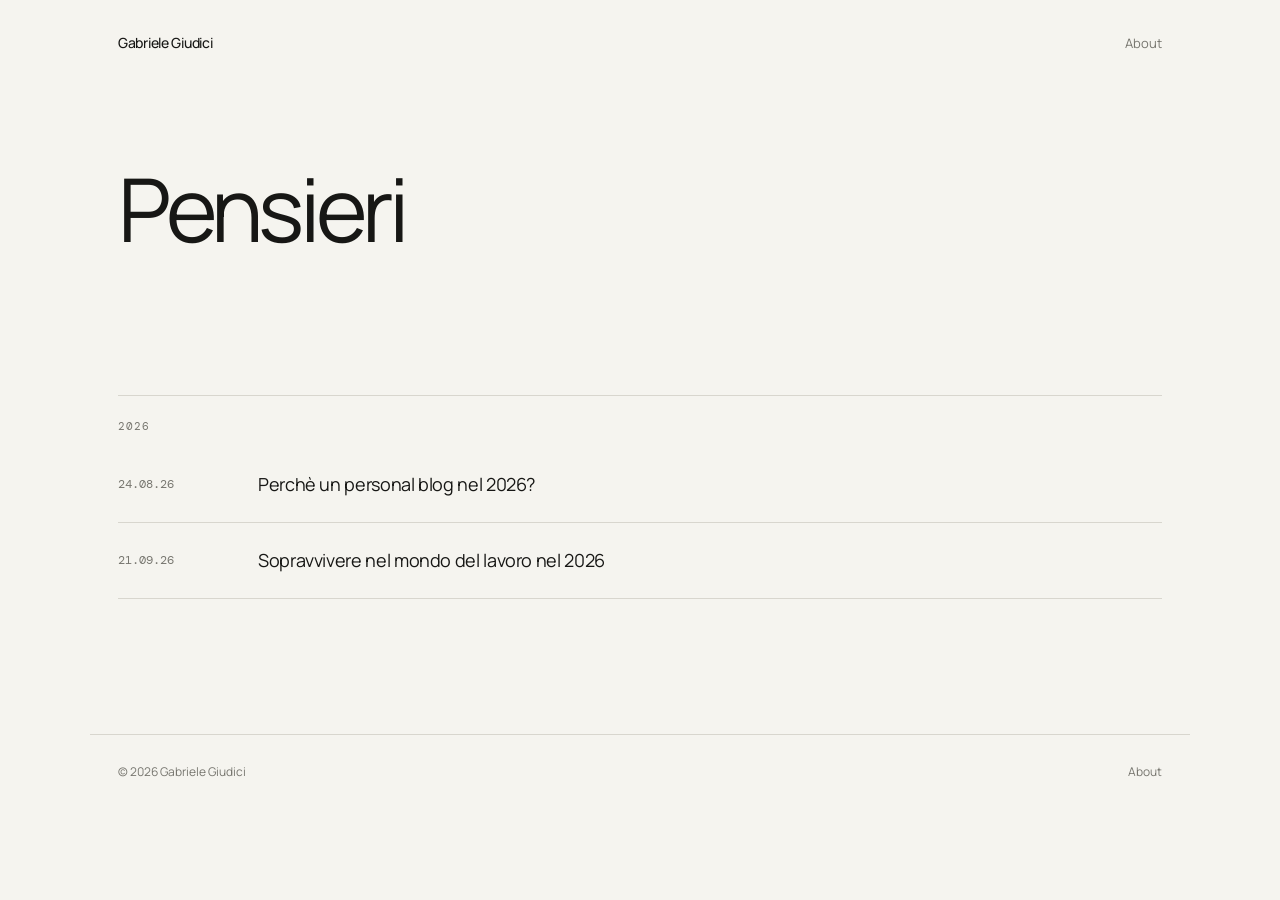
<file: index.html>
<!DOCTYPE html>
<html lang="en">
<head>
    <meta charset="UTF-8">
    <meta name="viewport" content="width=device-width, initial-scale=1.0">

    <title>Gabriele Giudici — Journal</title>

    <meta
        name="description"
        content="Personal journal of Gabriele Giudici."
    >

    <link rel="stylesheet" href="style.css">
</head>

<body>

<header class="header">
    <a href="index.html" class="logo">
        Gabriele Giudici
    </a>

    <nav>
        <a href="about.html">About</a>
    </nav>
</header>


<main>

    <section class="intro">

        <h1>
            Pensieri
        </h1>
    </section>


    <section class="archive">

        <div class="year">2026</div>

        <a
            class="post"
            href="posts/why_personal_blog.html"
        >
            <span class="date">24.08.26</span>

            <span class="title">
                Perchè un personal blog nel 2026?
            </span>

            <span class="arrow">↗</span>
        </a>


        <a class="post" href="posts/job_features.html">
            <span class="date">21.09.26</span>
            <span class="title">Sopravvivere nel mondo del lavoro nel 2026</span>
            <span class="arrow">↗</span>
        </a>
        <!--
        Add future posts like this:

        <a class="post" href="posts/my-new-post.html">
            <span class="date">12.09.26</span>
            <span class="title">My New Post</span>
            <span class="arrow">↗</span>
        </a>
        -->

    </section>

</main>


<footer>

    <span>
        © 2026 Gabriele Giudici
    </span>

    <a href="about.html">
        About
    </a>

</footer>

</body>
</html>
</file>
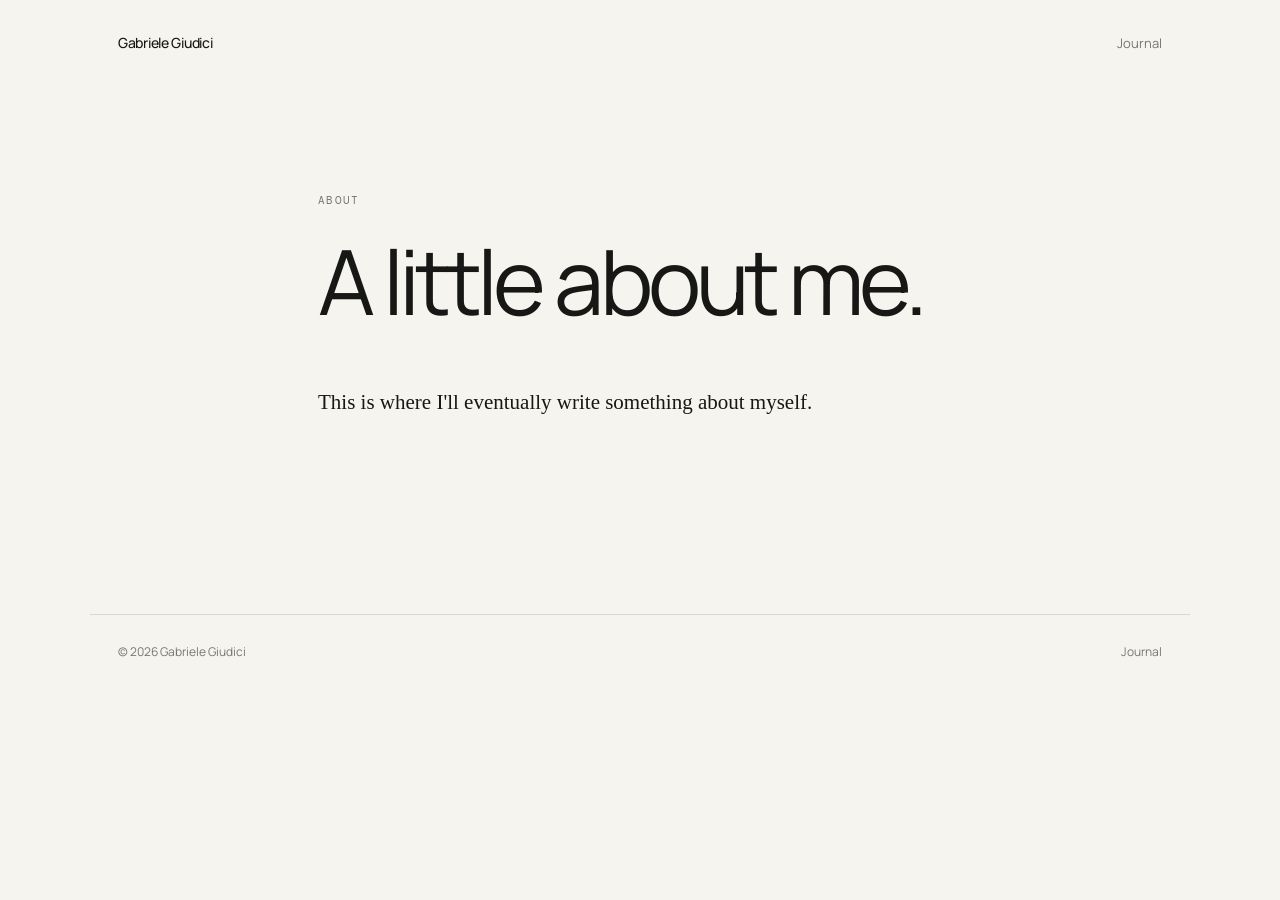
<file: about.html>
<!DOCTYPE html>
<html lang="en">

<head>

    <meta charset="UTF-8">

    <meta
        name="viewport"
        content="width=device-width, initial-scale=1.0"
    >

    <title>
        About — Gabriele Giudici
    </title>

    <link
        rel="stylesheet"
        href="style.css"
    >

</head>


<body>


<header class="header">

    <a
        href="index.html"
        class="logo"
    >
        Gabriele Giudici
    </a>

    <nav>

        <a href="index.html">
            Journal
        </a>

    </nav>

</header>



<main class="about-page">

    <div class="label">
        About
    </div>


    <h1>
        A little about me.
    </h1>


    <p>
        This is where I'll eventually write
        something about myself.
    </p>

</main>



<footer>

    <span>
        © 2026 Gabriele Giudici
    </span>

    <a href="index.html">
        Journal
    </a>

</footer>


</body>

</html>
</file>
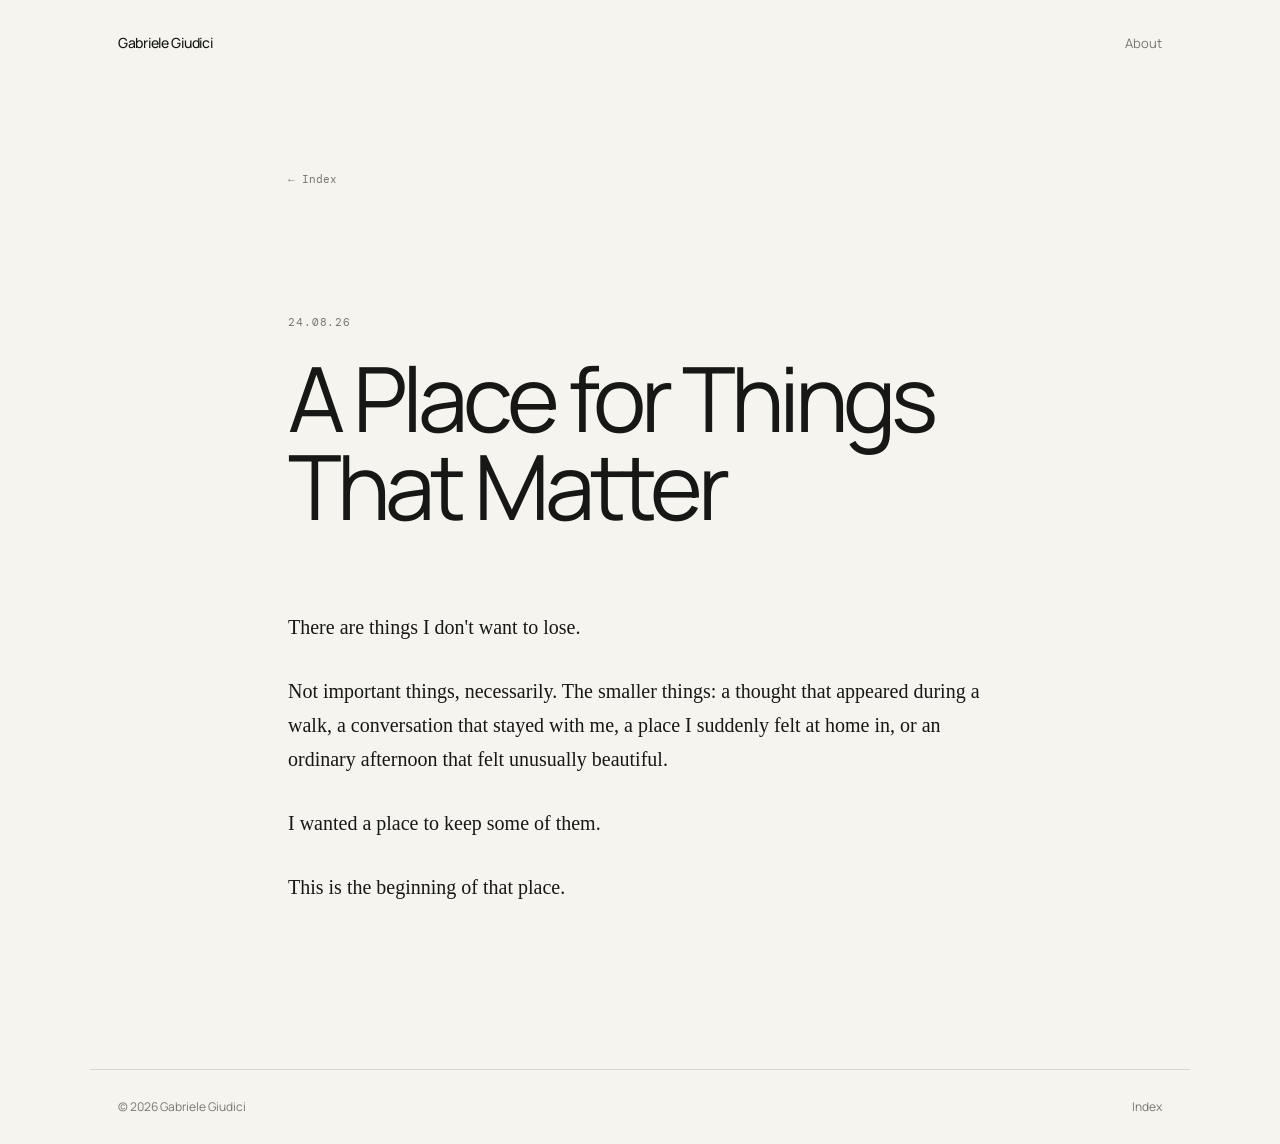
<file: posts/a-place-for-things-that-matter.html>
<!DOCTYPE html>
<html lang="en">

<head>

    <meta charset="UTF-8">

    <meta
        name="viewport"
        content="width=device-width, initial-scale=1.0"
    >

    <title>
        A Place for Things That Matter — Gabriele
    </title>

    <link
        rel="stylesheet"
        href="../style.css"
    >

</head>


<body>


<header class="header">

    <a
        href="../index.html"
        class="logo"
    >
        Gabriele Giudici
    </a>

    <nav>

        <a href="../about.html">
            About
        </a>

    </nav>

</header>



<main class="post-page">

    <a
        href="../index.html"
        class="back"
    >
        ← Index
    </a>


    <div class="post-date">
        24.08.26
    </div>


    <h1 class="post-title">
        A Place for Things That Matter
    </h1>


    <article class="article">

        <p>
            There are things I don't want to lose.
        </p>

        <p>
            Not important things, necessarily.
            The smaller things: a thought that appeared
            during a walk, a conversation that stayed
            with me, a place I suddenly felt at home in,
            or an ordinary afternoon that felt unusually
            beautiful.
        </p>

        <p>
            I wanted a place to keep some of them.
        </p>

        <p>
            This is the beginning of that place.
        </p>

    </article>

</main>



<footer>

    <span>
        © 2026 Gabriele Giudici
    </span>

    <a href="../index.html">
        Index
    </a>

</footer>


</body>

</html>
</file>
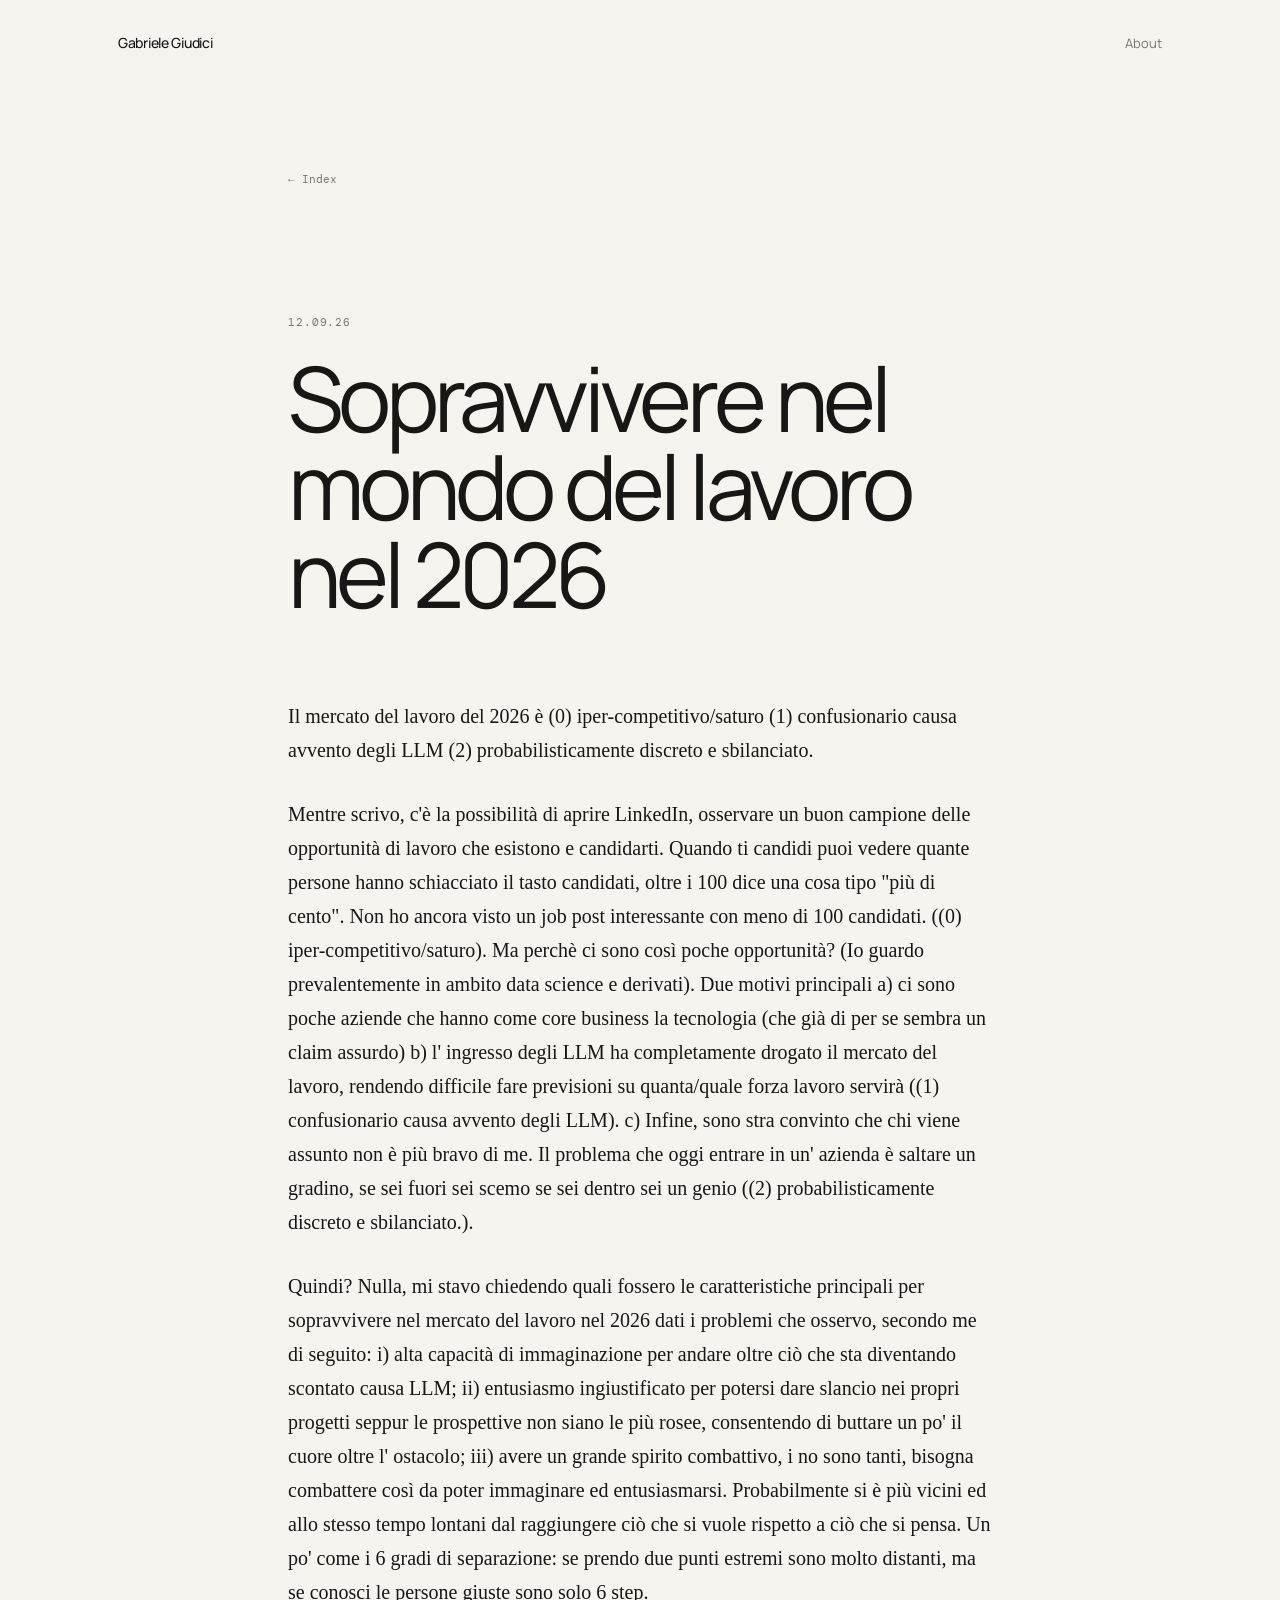
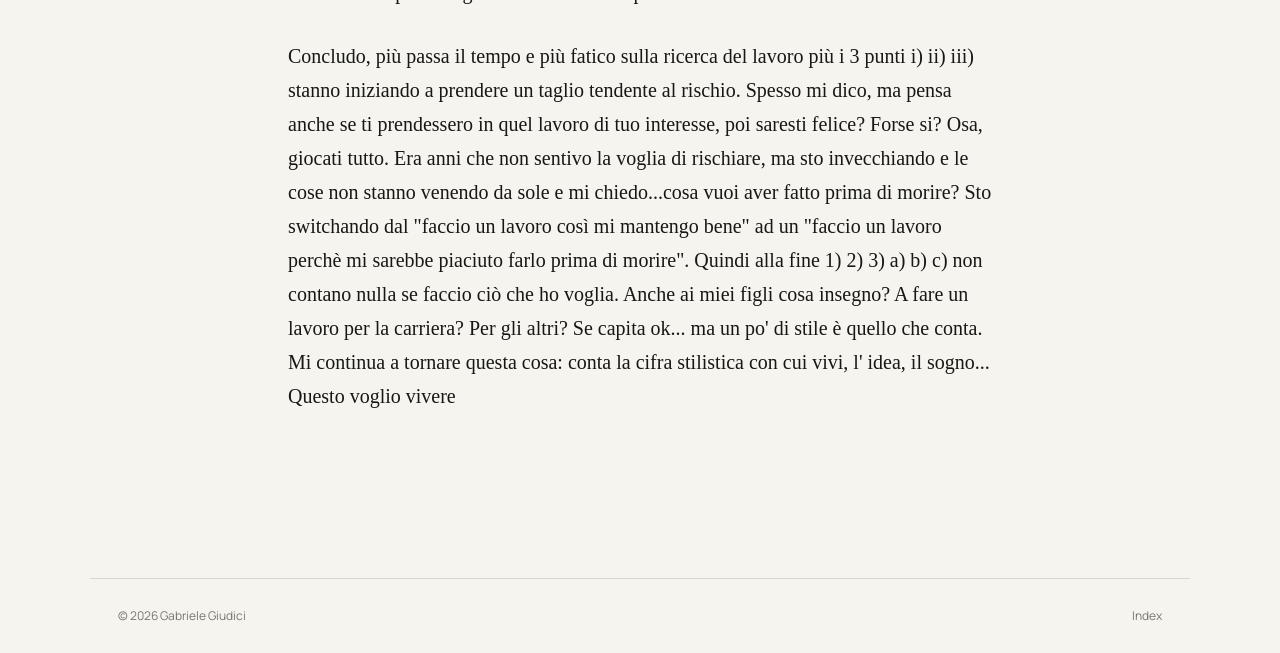
<file: posts/job_features.html>
<!DOCTYPE html>
<html lang="en">

<head>

    <meta charset="UTF-8">

    <meta
        name="viewport"
        content="width=device-width, initial-scale=1.0"
    >

    <title>
        Sopravvivere nel mondo del lavoro nel 2026 — Gabriele
    </title>

    <link
        rel="stylesheet"
        href="../style.css"
    >

</head>


<body>


<header class="header">

    <a
        href="../index.html"
        class="logo"
    >
        Gabriele Giudici
    </a>

    <nav>

        <a href="../about.html">
            About
        </a>

    </nav>

</header>



<main class="post-page">

    <a
        href="../index.html"
        class="back"
    >
        ← Index
    </a>


    <div class="post-date">
        12.09.26
    </div>


    <h1 class="post-title">
        Sopravvivere nel mondo del lavoro nel 2026
    </h1>


    <article class="article">
          <p>
            Il mercato del lavoro del 2026 è (0) iper-competitivo/saturo (1) confusionario causa avvento degli LLM (2) probabilisticamente discreto e sbilanciato.
          </p>
          <p>
            Mentre scrivo, c'è la possibilità di aprire LinkedIn, osservare un buon campione delle opportunità di lavoro che esistono e candidarti. 
            Quando ti candidi puoi vedere quante persone hanno schiacciato il tasto candidati, oltre i 100 dice una cosa tipo "più di cento". Non ho ancora visto un job post interessante con meno di 100 candidati.
            ((0) iper-competitivo/saturo).
            Ma perchè ci sono così poche opportunità? (Io guardo prevalentemente in ambito data science e derivati). 
            Due motivi principali a) ci sono poche aziende che hanno come core business la tecnologia (che già di per se sembra un claim assurdo)
            b) l' ingresso degli LLM ha completamente drogato il mercato del lavoro, rendendo difficile fare previsioni su quanta/quale forza lavoro servirà ((1) confusionario causa avvento degli LLM).
            c) Infine, sono stra convinto che chi viene assunto non è più bravo di me. Il problema che oggi entrare in un' azienda è saltare un gradino, se sei fuori sei scemo se sei dentro sei un genio ((2) probabilisticamente discreto e sbilanciato.).          
          </p>

          <p>
            Quindi? Nulla, mi stavo chiedendo quali fossero le caratteristiche principali per sopravvivere nel mercato del lavoro nel 2026 dati i problemi che osservo, secondo me di seguito: 
            i) alta capacità di immaginazione per andare oltre ciò che sta diventando scontato causa LLM;
            ii) entusiasmo ingiustificato per potersi dare slancio nei propri progetti seppur le prospettive non siano le più rosee, consentendo di buttare un po' il cuore oltre l' ostacolo;
            iii) avere un grande spirito combattivo, i no sono tanti, bisogna combattere così da poter immaginare ed entusiasmarsi. 
            Probabilmente si è più vicini ed allo stesso tempo lontani dal raggiungere ciò che si vuole rispetto a ciò che si pensa. Un po' come i 6 gradi di separazione: se prendo due punti estremi sono molto distanti, ma se conosci le persone giuste
            sono solo 6 step.
          </p>

          <p>
            Concludo, più passa il tempo e più fatico sulla ricerca del lavoro più i 3 punti i) ii) iii) stanno iniziando a prendere un taglio tendente al rischio. 
            Spesso mi dico, ma pensa anche se ti prendessero in quel lavoro di tuo interesse, poi saresti felice? Forse si? Osa, giocati tutto.
            Era anni che non sentivo la voglia di rischiare, ma sto invecchiando e le cose non stanno venendo da sole e mi chiedo...cosa vuoi aver fatto prima di morire?
            Sto switchando dal "faccio un lavoro così mi mantengo bene" ad un "faccio un lavoro perchè mi sarebbe piaciuto farlo prima di morire".
            Quindi alla fine 1) 2) 3) a) b) c) non contano nulla se faccio ciò che ho voglia.
            Anche ai miei figli cosa insegno? A fare un lavoro per la carriera? Per gli altri? Se capita ok... ma un po' di stile è quello che conta.
            Mi continua a tornare questa cosa: conta la cifra stilistica con cui vivi, l' idea, il sogno... Questo voglio vivere
          </p>



    </article>

</main>



<footer>

    <span>
        © 2026 Gabriele Giudici
    </span>

    <a href="../index.html">
        Index
    </a>

</footer>


</body>

</html>
</file>
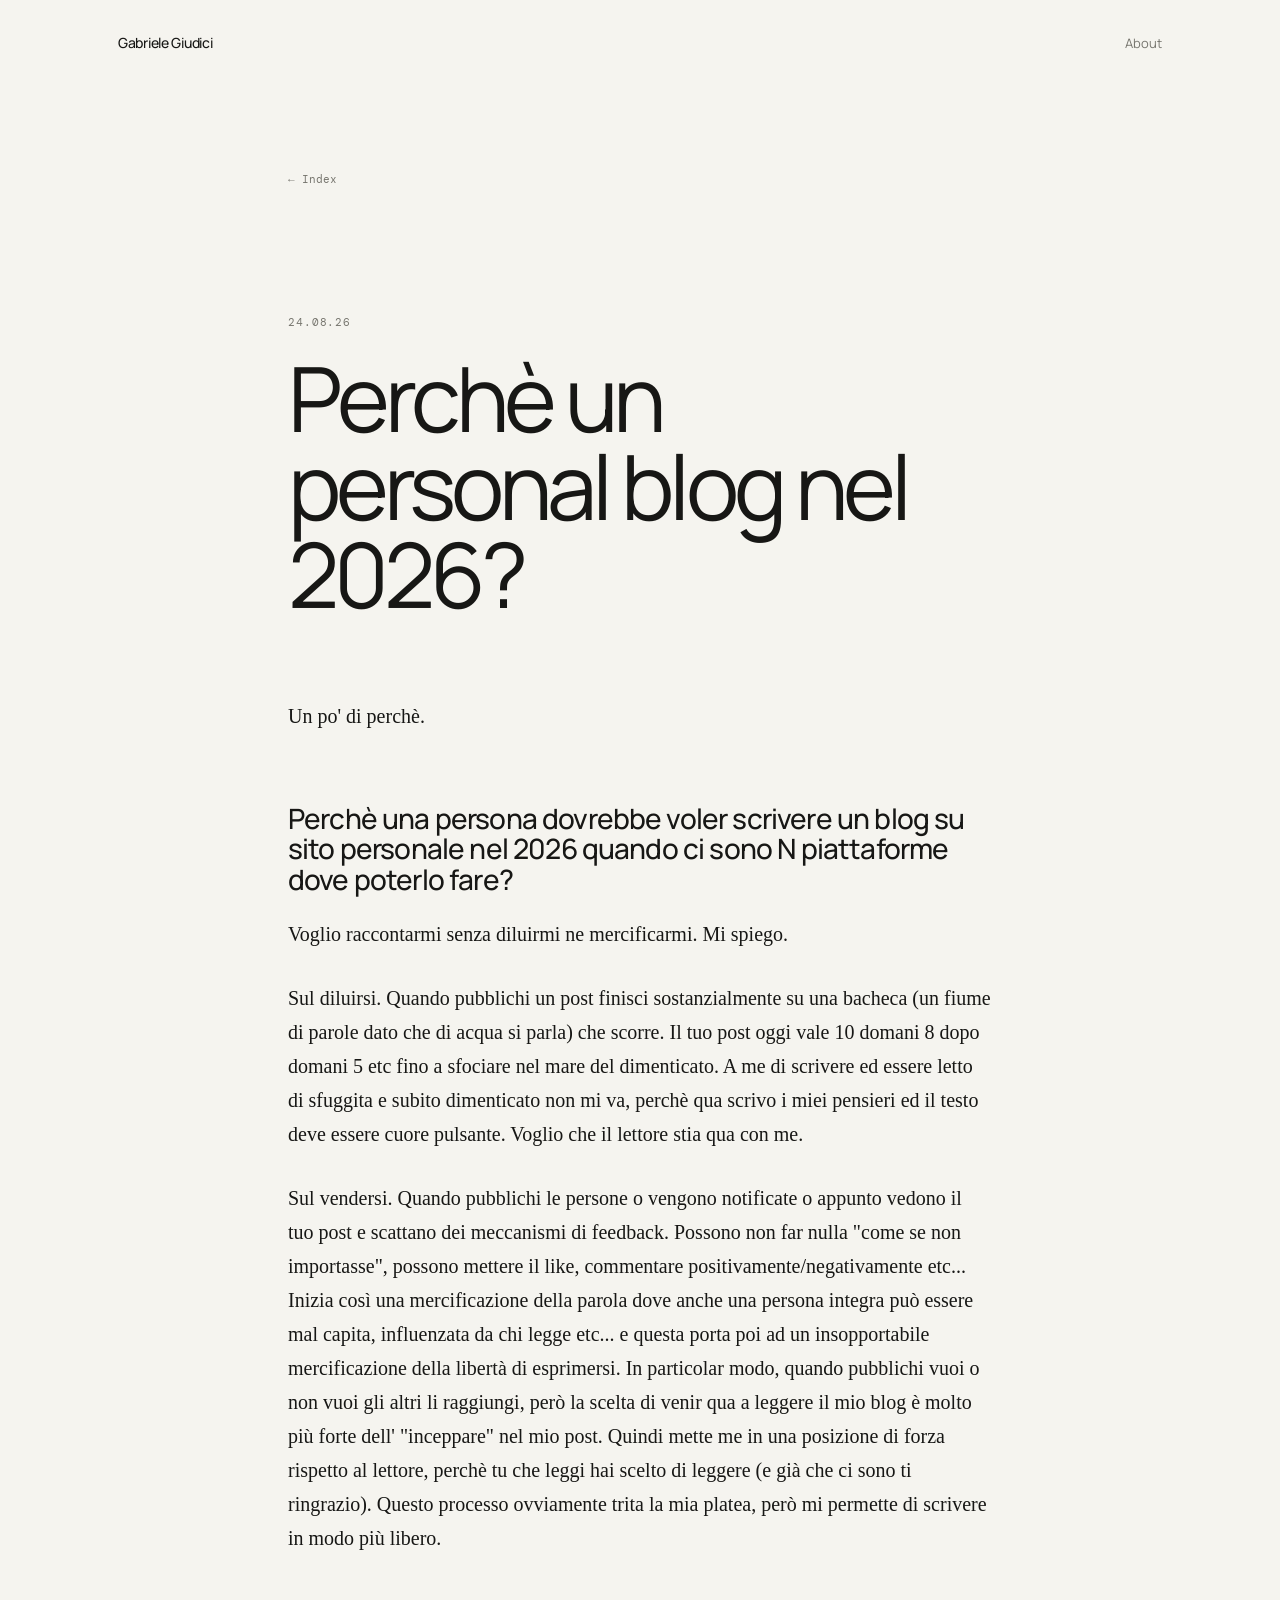
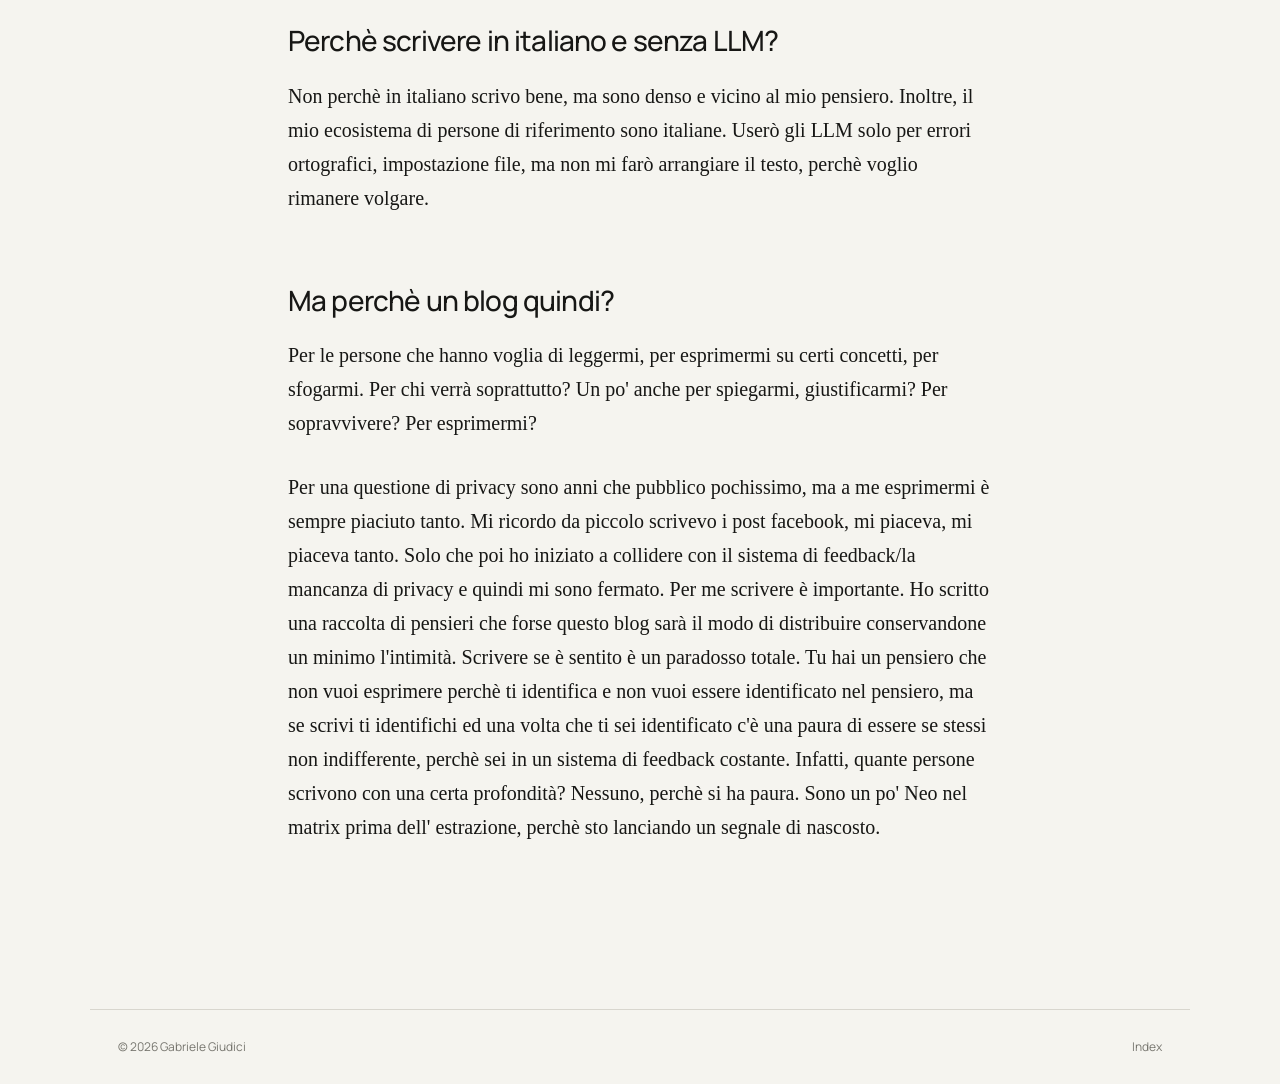
<file: posts/why_personal_blog.html>
<!DOCTYPE html>
<html lang="en">

<head>

    <meta charset="UTF-8">

    <meta
        name="viewport"
        content="width=device-width, initial-scale=1.0"
    >

    <title>
        Perchè un personal blog nel 2026? — Gabriele
    </title>

    <link
        rel="stylesheet"
        href="../style.css"
    >

</head>


<body>


<header class="header">

    <a
        href="../index.html"
        class="logo"
    >
        Gabriele Giudici
    </a>

    <nav>

        <a href="../about.html">
            About
        </a>

    </nav>

</header>



<main class="post-page">

    <a
        href="../index.html"
        class="back"
    >
        ← Index
    </a>


    <div class="post-date">
        24.08.26
    </div>


    <h1 class="post-title">
        Perchè un personal blog nel 2026?
    </h1>


    <article class="article">
          <p>
            Un po' di perchè.
          </p>
          <h2>
              Perchè una persona dovrebbe voler scrivere un blog su sito personale nel 2026 quando ci sono N piattaforme dove poterlo fare?
            </h2>
               <p>
              Voglio raccontarmi senza diluirmi ne mercificarmi. Mi spiego. 
                 
              </p>
              <p>
              Sul diluirsi. Quando pubblichi un post finisci sostanzialmente su una bacheca (un fiume di parole dato che di acqua si parla) che scorre.
              Il tuo post oggi vale 10 domani 8 dopo domani 5 etc fino a sfociare nel mare del dimenticato.
              A me di scrivere ed essere letto di sfuggita e subito dimenticato non mi va, perchè qua scrivo i miei pensieri ed il testo deve essere cuore pulsante.
              Voglio che il lettore stia qua con me.
              </p>
              <p>
              Sul vendersi. Quando pubblichi le persone o vengono notificate o appunto vedono il tuo post e scattano dei meccanismi di feedback. 
              Possono non far nulla "come se non importasse", possono mettere il like, commentare positivamente/negativamente etc...
              Inizia così una mercificazione della parola dove anche una persona integra può essere mal capita, influenzata da chi legge etc... 
              e questa porta poi ad un insopportabile mercificazione della libertà di esprimersi.
              In particolar modo, quando pubblichi vuoi o non vuoi gli altri li raggiungi, però la scelta di venir qua a leggere il mio blog è molto più forte dell' "inceppare" nel mio post.
              Quindi mette me in una posizione di forza rispetto al lettore, perchè tu che leggi hai scelto di leggere (e già che ci sono ti ringrazio).
              Questo processo ovviamente trita la mia platea, però mi permette di scrivere in modo più libero.
              </p>
            <h2>Perchè scrivere in italiano e senza LLM?
            </h2>
                <p>
                Non perchè in italiano scrivo bene, ma sono denso e vicino al mio pensiero.
                Inoltre, il mio ecosistema di persone di riferimento sono italiane. 
                Userò gli LLM solo per errori ortografici, impostazione file, ma non mi farò arrangiare il testo, perchè voglio rimanere volgare.             
              </p>
              <h2>
                Ma perchè un blog quindi?
                </h2>
                <p>
                Per le persone che hanno voglia di leggermi, per esprimermi su certi concetti, per sfogarmi. 
                Per chi verrà soprattutto? Un po' anche per spiegarmi, giustificarmi? Per sopravvivere? Per esprimermi?
                </p>
                 <p>
                Per una questione di privacy sono anni che pubblico pochissimo, ma a me esprimermi  è sempre piaciuto tanto.
                Mi ricordo da piccolo scrivevo i post facebook, mi piaceva, mi piaceva tanto.
                Solo che poi ho iniziato a collidere con il sistema di feedback/la mancanza di privacy e quindi mi sono fermato.
                Per me scrivere è importante. Ho scritto una raccolta di pensieri che forse questo blog sarà il modo di distribuire conservandone un minimo l'intimità.
                Scrivere se è sentito è un paradosso totale. Tu hai un pensiero che non vuoi esprimere perchè ti identifica e non vuoi essere identificato nel pensiero,
                ma se scrivi ti identifichi ed una volta che ti sei identificato c'è una paura di essere se stessi non indifferente, perchè sei in un sistema di feedback costante.
                Infatti, quante persone scrivono con una certa profondità? Nessuno, perchè si ha paura.
                Sono un po' Neo nel matrix prima dell' estrazione, perchè sto lanciando un segnale di nascosto.        
                </p>



    </article>

</main>



<footer>

    <span>
        © 2026 Gabriele Giudici
    </span>

    <a href="../index.html">
        Index
    </a>

</footer>


</body>

</html>
</file>
<file: style.css>
@import url('https://fonts.googleapis.com/css2?family=DM+Mono&family=Manrope:wght@400;500&display=swap');


/* =========================================================
   VARIABLES
========================================================= */

:root {
    --background: #f5f4ef;
    --text: #171715;
    --muted: #77766f;
    --line: #d8d6ce;

    --max-width: 1100px;
}


/* =========================================================
   RESET
========================================================= */

* {
    box-sizing: border-box;
}

html {
    scroll-behavior: smooth;
}

body {
    margin: 0;
    padding: 0;

    background: var(--background);
    color: var(--text);

    font-family: "Manrope", Arial, sans-serif;

    font-size: 16px;
    line-height: 1.5;

    -webkit-font-smoothing: antialiased;
    text-rendering: optimizeLegibility;
}

a {
    color: inherit;
    text-decoration: none;
}

img {
    max-width: 100%;
    display: block;
}


/* =========================================================
   HEADER
========================================================= */

.header {
    width: 100%;
    max-width: var(--max-width);

    margin: 0 auto;

    padding: 30px 28px;

    display: flex;
    align-items: center;
    justify-content: space-between;
}

.logo {
    font-size: 14px;
    font-weight: 500;

    letter-spacing: -0.02em;

    transition: opacity 0.25s ease;
}

.logo:hover {
    opacity: 0.55;
}

.header nav a {
    color: var(--muted);

    font-size: 13px;

    transition:
        color 0.25s ease;
}

.header nav a:hover {
    color: var(--text);
}


/* =========================================================
   MAIN
========================================================= */

main {
    width: 100%;
    max-width: var(--max-width);

    margin: 0 auto;

    padding:
        9vh
        28px
        15vh;
}


/* =========================================================
   HOMEPAGE INTRO
========================================================= */

.intro {
    max-width: 900px;

    padding-bottom: 16vh;
}

.label {
    margin: 0 0 28px;

    color: var(--muted);

    font-family: "DM Mono", monospace;

    font-size: 11px;

    font-weight: 400;

    text-transform: uppercase;

    letter-spacing: 0.12em;
}

.intro h1 {
    margin: 0;

    max-width: 900px;

    font-size: clamp(
        44px,
        7vw,
        88px
    );

    line-height: 0.98;

    font-weight: 400;

    letter-spacing: -0.055em;
}


/* =========================================================
   ARCHIVE
========================================================= */

.archive {
    width: 100%;

    border-top:
        1px solid var(--line);
}

.year {
    padding:
        22px 0 12px;

    color: var(--muted);

    font-family:
        "DM Mono",
        monospace;

    font-size: 11px;

    letter-spacing: 0.08em;
}


/* =========================================================
   POST ROW
========================================================= */

.post {
    position: relative;

    width: 100%;
    min-height: 76px;

    border-bottom:
        1px solid var(--line);

    display: grid;

    grid-template-columns:
        120px
        minmax(0, 1fr)
        30px;

    align-items: center;

    column-gap: 20px;

    transition:
        padding 0.25s ease,
        color 0.25s ease;
}

.date {
    color: var(--muted);

    font-family:
        "DM Mono",
        monospace;

    font-size: 12px;

    white-space: nowrap;
}

.title {
    font-size: 18px;

    font-weight: 400;

    letter-spacing: -0.02em;

    transition:
        opacity 0.25s ease;
}

.arrow {
    color: var(--muted);

    font-size: 16px;

    text-align: right;

    opacity: 0;

    transform:
        translate(-6px, 6px);

    transition:
        opacity 0.25s ease,
        transform 0.25s ease;
}


/* =========================================================
   POST HOVER
========================================================= */

.post:hover {
    padding-left: 10px;
}

.post:hover .title {
    opacity: 0.65;
}

.post:hover .arrow {
    opacity: 1;

    transform:
        translate(0, 0);
}


/* =========================================================
   FOOTER
========================================================= */

footer {
    width: 100%;
    max-width: var(--max-width);

    margin: 0 auto;

    padding:
        28px;

    border-top:
        1px solid var(--line);

    display: flex;

    align-items: center;
    justify-content: space-between;

    color: var(--muted);

    font-size: 12px;
}

footer a {
    transition:
        color 0.25s ease;
}

footer a:hover {
    color: var(--text);
}


/* =========================================================
   POST PAGE
========================================================= */

.post-page {
    width: 100%;
    max-width: 760px;

    margin: 0 auto;

    padding:
        9vh
        28px
        15vh;
}

.back {
    display: inline-block;

    margin-bottom: 14vh;

    color: var(--muted);

    font-family:
        "DM Mono",
        monospace;

    font-size: 11px;

    transition:
        color 0.25s ease;
}

.back:hover {
    color: var(--text);
}

.post-date {
    color: var(--muted);

    font-family:
        "DM Mono",
        monospace;

    font-size: 11px;

    letter-spacing: 0.08em;
}

.post-title {
    margin:
        24px 0 80px;

    font-size:
        clamp(
            48px,
            8vw,
            90px
        );

    line-height:
        0.98;

    font-weight:
        400;

    letter-spacing:
        -0.055em;
}


/* =========================================================
   ARTICLE
========================================================= */

.article {
    width: 100%;

    font-family:
        Georgia,
        "Times New Roman",
        serif;

    font-size: 20px;

    line-height: 1.7;
}

.article p {
    margin:
        0 0 1.5em;
}

.article h2 {
    margin:
        2.5em 0 0.8em;

    font-family:
        "Manrope",
        Arial,
        sans-serif;

    font-size: 28px;

    line-height: 1.1;

    font-weight: 500;

    letter-spacing: -0.03em;
}

.article h3 {
    margin:
        2em 0 0.7em;

    font-family:
        "Manrope",
        Arial,
        sans-serif;

    font-size: 22px;

    line-height: 1.2;

    font-weight: 500;
}

.article a {
    text-decoration:
        underline;

    text-decoration-thickness:
        1px;

    text-underline-offset:
        3px;
}

.article blockquote {
    margin:
        2em 0;

    padding-left:
        24px;

    border-left:
        1px solid var(--line);

    color: var(--muted);

    font-style: italic;
}

.article img {
    width: 100%;

    margin:
        3em 0;

    height: auto;
}

.article figure {
    margin:
        3em 0;
}

.article figcaption {
    margin-top:
        10px;

    color: var(--muted);

    font-family:
        "DM Mono",
        monospace;

    font-size: 10px;

    line-height: 1.5;
}


/* =========================================================
   ABOUT PAGE
========================================================= */

.about-page {
    width: 100%;
    max-width: 700px;

    margin: 0 auto;

    padding:
        12vh
        28px
        18vh;
}

.about-page h1 {
    margin:
        0 0 60px;

    font-size:
        clamp(
            48px,
            8vw,
            90px
        );

    line-height:
        0.98;

    font-weight:
        400;

    letter-spacing:
        -0.055em;
}

.about-page p {
    margin:
        0 0 1.5em;

    font-family:
        Georgia,
        "Times New Roman",
        serif;

    font-size:
        21px;

    line-height:
        1.7;
}


/* =========================================================
   SELECTION
========================================================= */

::selection {
    background: var(--text);
    color: var(--background);
}


/* =========================================================
   MOBILE
========================================================= */

@media (max-width: 650px) {

    /* Header */

    .header {
        padding:
            22px 20px;
    }


    /* Main */

    main {
        padding:
            7vh 20px 12vh;
    }


    /* Homepage */

    .intro {
        padding-bottom:
            12vh;
    }

    .label {
        margin-bottom:
            22px;
    }

    .intro h1 {
        font-size:
            clamp(
                42px,
                12vw,
                64px
            );

        line-height:
            1;
    }


    /* Archive */

    .post {
        min-height:
            70px;

        grid-template-columns:
            78px
            minmax(0, 1fr);

        column-gap:
            12px;
    }

    .date {
        font-size:
            10px;
    }

    .title {
        font-size:
            16px;
    }

    .arrow {
        display:
            none;
    }

    .post:hover {
        padding-left:
            5px;
    }


    /* Footer */

    footer {
        padding:
            22px 20px;
    }


    /* Post */

    .post-page {
        padding:
            7vh 20px 12vh;
    }

    .back {
        margin-bottom:
            10vh;
    }

    .post-title {
        margin:
            20px 0 55px;

        font-size:
            clamp(
                46px,
                12vw,
                68px
            );
    }

    .article {
        font-size:
            18px;

        line-height:
            1.7;
    }


    /* About */

    .about-page {
        padding:
            9vh 20px 14vh;
    }

    .about-page h1 {
        margin-bottom:
            45px;

        font-size:
            clamp(
                46px,
                12vw,
                68px
            );
    }

    .about-page p {
        font-size:
            19px;
    }
}


/* =========================================================
   REDUCED MOTION
========================================================= */

@media (prefers-reduced-motion: reduce) {

    html {
        scroll-behavior:
            auto;
    }

    *,
    *::before,
    *::after {
        transition:
            none !important;
    }
}
</file>
